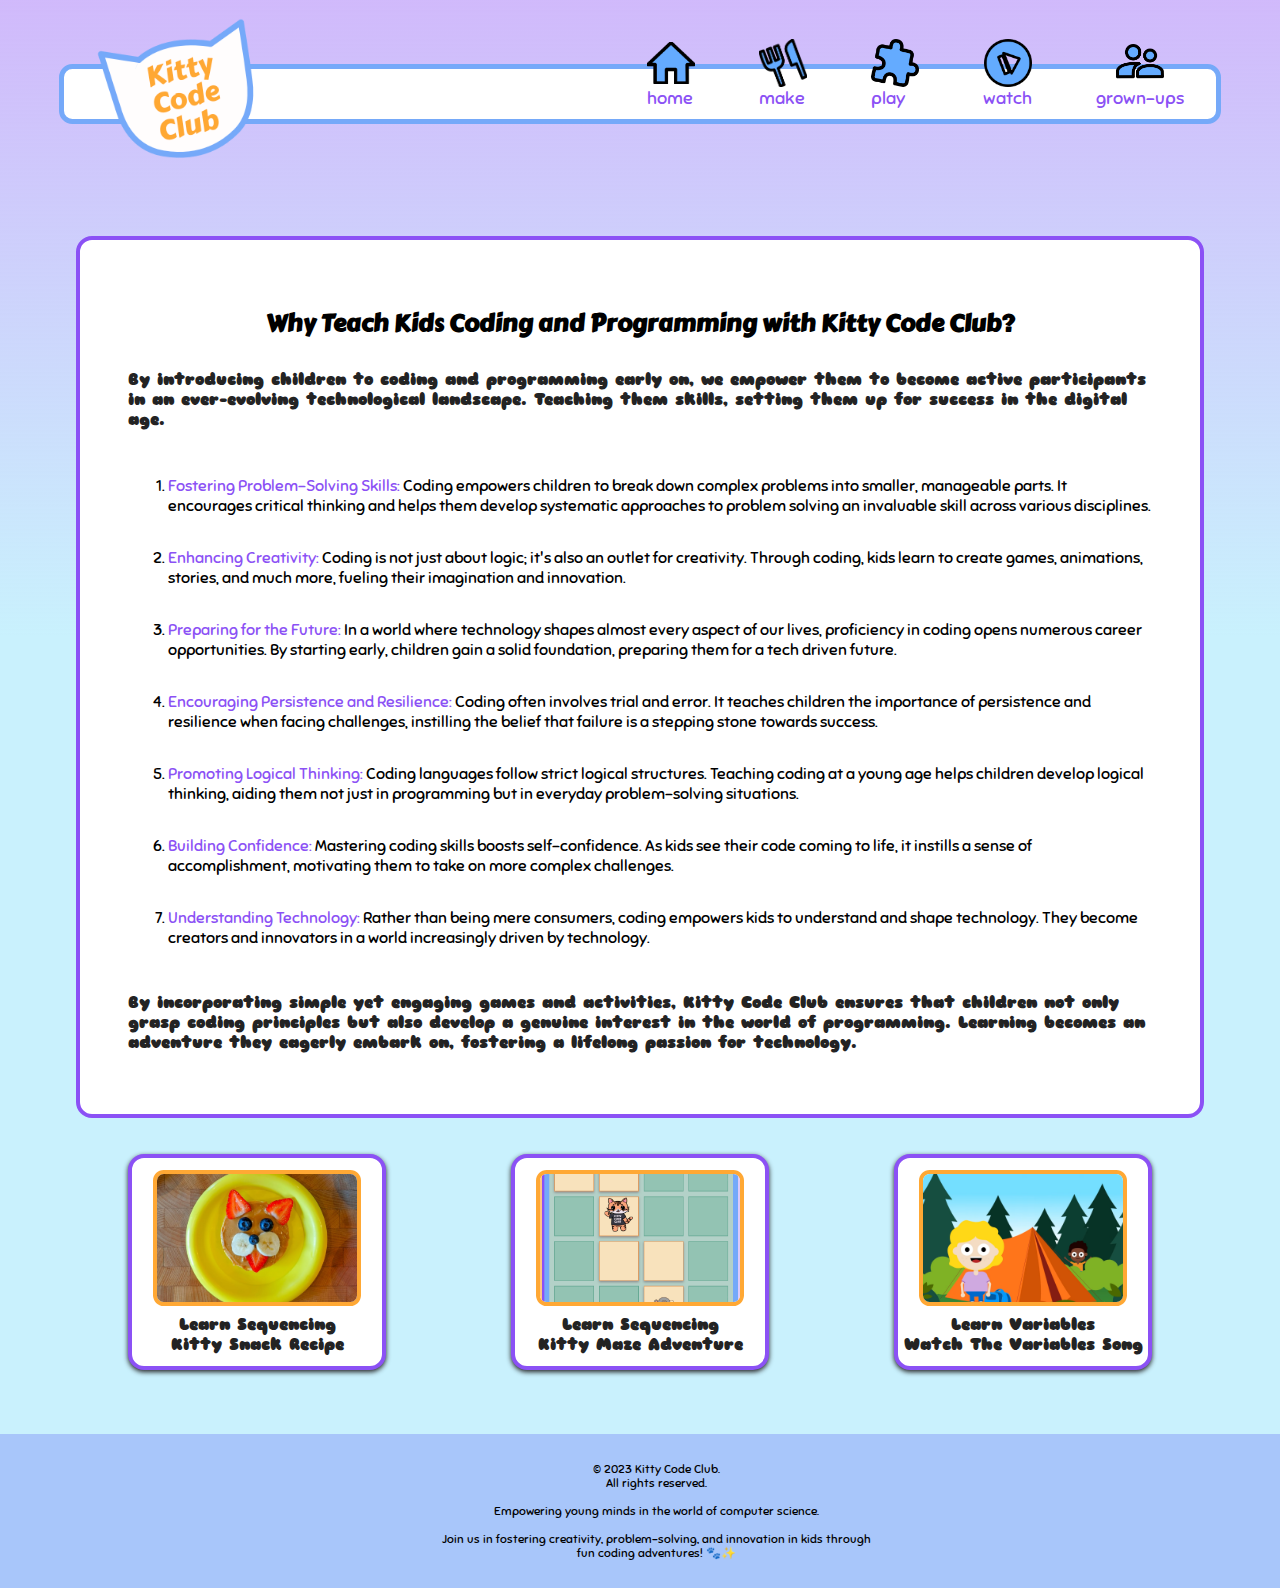
<file: pages/grownups.html>
<!DOCTYPE html>
<html lang="en">
  <head>
    <meta charset="UTF-8" />
    <meta name="viewport" content="width=device-width, initial-scale=1.0" />
    <title>Kitty Code Club</title>

    <!-- Link to Google Fonts -->
    <link rel="preconnect" href="https://fonts.googleapis.com" />
    <link rel="preconnect" href="https://fonts.gstatic.com" crossorigin />
    <link
      href="https://fonts.googleapis.com/css2?family=Carter+One&family=Sniglet&display=swap"
      rel="stylesheet"
    />

    <!-- Link to external CSS stylesheets -->
    <link rel="stylesheet" href="../styles/styles.css" />
    <link rel="stylesheet" href="../styles/grown-ups.css" />
  </head>
  <body>
    <!-- Header section with logo and navigation menu -->
    <header>
      <!-- Logo -->
      <a href="./home.html" class="make-logo">
        <img
          class="logo"
          src="../images/LOGO.png"
          alt="The website logo, An outline silhouette of a cats face with the words 'Kitty Code Club' nested inside"
        />
      </a>
      <!-- Main navigation menu -->
      <nav>
        <ul class="nav-items">
          <li class="split">
            <a href="./home.html"
              ><img class="nav-img" src="../images/nav-images/home.png" />
              home</a
            >
          </li>
          <li class="split">
            <a href="./make.html"
              ><img
                class="nav-img"
                src="../images/nav-images/make.png"
              />make</a
            >
          </li>
          <li class="split">
            <a href="./play.html"
              ><img
                class="nav-img"
                src="../images/nav-images/play.png"
              />play</a
            >
          </li>
          <li class="split">
            <a href="./watch.html"
              ><img
                class="nav-img"
                src="../images/nav-images/watch.png"
              />watch</a
            >
          </li>
          <li>
            <a href="./grownups.html"
              ><img
                class="nav-img"
                src="../images/nav-images/grown-ups.png"
              />grown-ups</a
            >
          </li>
        </ul>
      </nav>
      <!-- Hamburger icon Open Button -->
      <a class="hamburger" href="#side-drawer" aria-label="open navigation menu">
        <span></span>
        <span></span>
        <span></span>
      </a>
    </header>
    <!-- Side drawer for mobile navigation -->
    <aside class="side-drawer" id="side-drawer">
      <nav>
        <header>
          <a href="./home.html">
            <img
              class="logo"
              src="../images/LOGO.png"
              alt="The website logo, An outline silhouette of a cats face with the words 'Kitty Code Club' nested inside"
            />
          </a>
          <!-- Hamburger icon Close Button -->
          <a class="hamburger" href="#" aria-label="close navigation menu">
            <span></span>
            <span></span>
            <span></span>
          </a>
        </header>
        <!-- Navigation items for side drawer -->
        <ul class="side-items">
          <li class="split">
            <a href="./home.html"
              ><img class="side-img" src="../images/nav-images/home.png" />
              home</a
            >
          </li>
          <li class="split">
            <a href="./make.html"
              ><img
                class="side-img"
                src="../images/nav-images/make.png"
              />make</a
            >
          </li>
          <li class="split">
            <a href="./play.html"
              ><img
                class="side-img"
                src="../images/nav-images/play.png"
              />play</a
            >
          </li>
          <li class="split">
            <a href="./watch.html"
              ><img
                class="side-img"
                src="../images/nav-images/watch.png"
              />watch</a
            >
          </li>
          <li>
            <a href="./grownups.html"
              ><img
                class="side-img"
                src="../images/nav-images/grown-ups.png"
              />grown-ups</a
            >
          </li>
          <li class="close-btn"><a href="">close</a></li>
        </ul>
      </nav>
    </aside>
    <!-- Main section with parent information -->
    <main>
      <section class="flex-container parent-info">
        <!-- Title and intro into why kids should learn to code -->
        <h1>Why Teach Kids Coding and Programming with Kitty Code Club?</h1>
        <h2>
          By introducing children to coding and programming early on, we empower
          them to become active participants in an ever-evolving technological
          landscape. Teaching them skills, setting them up for success in the
          digital age.
        </h2>
        <!-- List of benefits of teaching kids coding -->
        <ol class="benefit-list">
          <li>
            <span>Fostering Problem-Solving Skills: </span>Coding empowers
            children to break down complex problems into smaller, manageable
            parts. It encourages critical thinking and helps them develop
            systematic approaches to problem solving an invaluable skill across
            various disciplines.
          </li>
          <li>
            <span>Enhancing Creativity: </span>Coding is not just about logic;
            it's also an outlet for creativity. Through coding, kids learn to
            create games, animations, stories, and much more, fueling their
            imagination and innovation.
          </li>
          <li>
            <span>Preparing for the Future: </span>In a world where technology
            shapes almost every aspect of our lives, proficiency in coding opens
            numerous career opportunities. By starting early, children gain a
            solid foundation, preparing them for a tech driven future.
          </li>
          <li>
            <span>Encouraging Persistence and Resilience: </span>Coding often
            involves trial and error. It teaches children the importance of
            persistence and resilience when facing challenges, instilling the
            belief that failure is a stepping stone towards success.
          </li>
          <li>
            <span>Promoting Logical Thinking: </span>Coding languages follow
            strict logical structures. Teaching coding at a young age helps
            children develop logical thinking, aiding them not just in
            programming but in everyday problem-solving situations.
          </li>
          <li>
            <span>Building Confidence: </span>Mastering coding skills boosts
            self-confidence. As kids see their code coming to life, it instills
            a sense of accomplishment, motivating them to take on more complex
            challenges.
          </li>
          <li>
            <span>Understanding Technology: </span>Rather than being mere
            consumers, coding empowers kids to understand and shape technology.
            They become creators and innovators in a world increasingly driven
            by technology.
          </li>
        </ol>
        <!-- benefits conclusion -->
        <h2>
          By incorporating simple yet engaging games and activities, Kitty Code
          Club ensures that children not only grasp coding principles but also
          develop a genuine interest in the world of programming. Learning
          becomes an adventure they eagerly embark on, fostering a lifelong
          passion for technology.
        </h2>
      </section>
      <!-- Bottom navigation section with links to different pages -->
      <section class="bottom-nav">
        <div class="flex-container links">
          <a href="../pages/make.html">
            <img
              src="../images/kitty-ricecake.jpg"
              alt="A Rice cake decorated with peanut butter, chocolate chips and fruit. The Rice cake snack looks like a cute kitten and is positioned on a pale pink plate."
            />
            <h2 class="link-label">
              Learn Sequencing <br />Kitty Snack Recipe
            </h2>
          </a>
          <a href="../pages/play.html">
            <img
              src="../images/Game-still.png"
              alt="A top-down view of a game. A small white and ginger kitten character is lost in maze like grid."
            />
            <h2 class="link-label">
              Learn Sequencing <br />Kitty Maze Adventure
            </h2>
          </a>
          <a href="../pages/watch.html">
            <img
              src="../images/Video-still.png"
              alt="A still screenshot from a video shows a cartoon girl and boy standing outside a brightly coloured ten
            "
            />
            <h2 class="link-label">
              Learn Variables <br />Watch The Variables Song
            </h2>
          </a>
        </div>
      </section>
    </main>
    <!-- Footer section with copyright information -->
    <footer>
      <p>
        © 2023 Kitty Code Club. <br />
        All rights reserved. <br /><br />
        Empowering young minds in the world of computer science.
        <br /><br />
        Join us in fostering creativity, problem-solving, and innovation in kids
        through <br />fun coding adventures! 🐾✨
      </p>
    </footer>
  </body>
</html>
</file>
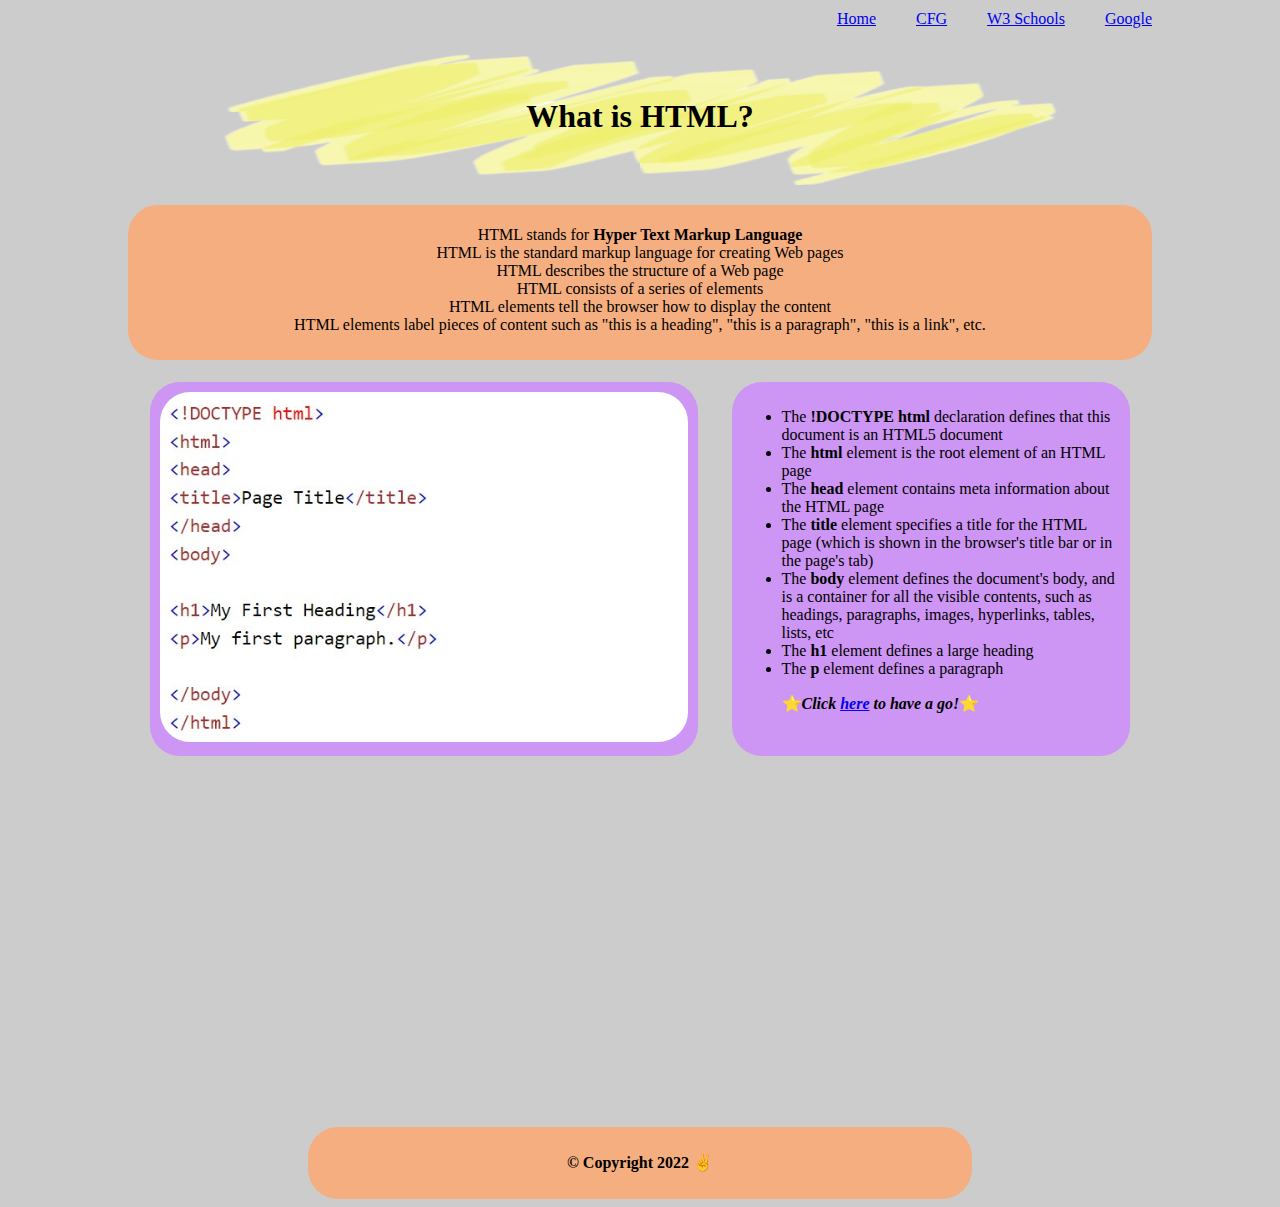
<file: pages/html.html>
<!DOCTYPE html>
<html lang="en">
<head>
    <meta charset="UTF-8">
    <meta http-equiv="X-UA-Compatible" content="IE=edge">
    <meta name="viewport" content="width=device-width, initial-scale=1.0">
    <link rel="stylesheet" href="../css/html.css">
    <title>Learn HTML</title>

    <nav id="top">
        <a href="../index.html">Home</a> 
        <a href="https://codefirstgirls.com/" target="_blank">CFG</a>
        <a href="https://www.w3schools.com/" target="_blank">W3 Schools</a>
        <a href="https://www.google.co.uk/" target="_blank">Google</a>
    </nav>
</head>

<body>
  <main>
    <script type="text/javascript">
      alert("This 'alert' is an example of Javascript. Learn more on the Javascript page or on the W3Schools link :)");
    </script>

    <h1>What is HTML?</h1>
    <div class="info">
    <p>
    HTML stands for <strong>Hyper Text Markup Language</strong><br>
    HTML is the standard markup language for creating Web pages<br>
    HTML describes the structure of a Web page<br>
    HTML consists of a series of elements<br>
    HTML elements tell the browser how to display the content<br>
    HTML elements label pieces of content such as "this is a heading", "this is a paragraph", "this is a link", etc.
    </p>
    </div>
        
    <div class="grid-container">
    <div class="grid-item">
    <img src="../images/html-example.jpg" height="350">
    </div>

    <div class="grid-item">
      <ul>  
        <li>The <strong>!DOCTYPE html</strong> declaration defines that this document is an HTML5 document</li>
        <li>The <strong>html</strong> element is the root element of an HTML page</li>
        <li>The <strong>head</strong> element contains meta information about the HTML page</li>
        <li>The <strong>title</strong> element specifies a title for the HTML page (which is shown in the browser's title bar or in the page's tab)</li>
        <li>The <strong>body</strong> element defines the document's body, and is a container for all the visible contents, such as headings, paragraphs, images, hyperlinks, tables, lists, etc</li>
        <li>The <strong>h1</strong> element defines a large heading</li>
        <li>The <strong>p</strong> element defines a paragraph</li>
        <p>&#11088<em><strong>Click <a href="https://www.w3schools.com/html/tryit.asp?filename=tryhtml_intro" target="_blank">here</a> to have a go!</strong></em>&#11088</p>
        </ul>
    </div>
    </div>


    <div class="video">
    <iframe width="600" height="320" src="https://www.youtube.com/embed/PlxWf493en4" title="HTML Tutorial - How to Make a Super Simple Website" frameborder="0" allow="accelerometer; autoplay; clipboard-write; encrypted-media; gyroscope; picture-in-picture" allowfullscreen></iframe>
    <div>    
  </main>
</body>
<footer>
  <h4>&#169 Copyright 2022 &#x270C</h4>
</footer>
</html>
</file>
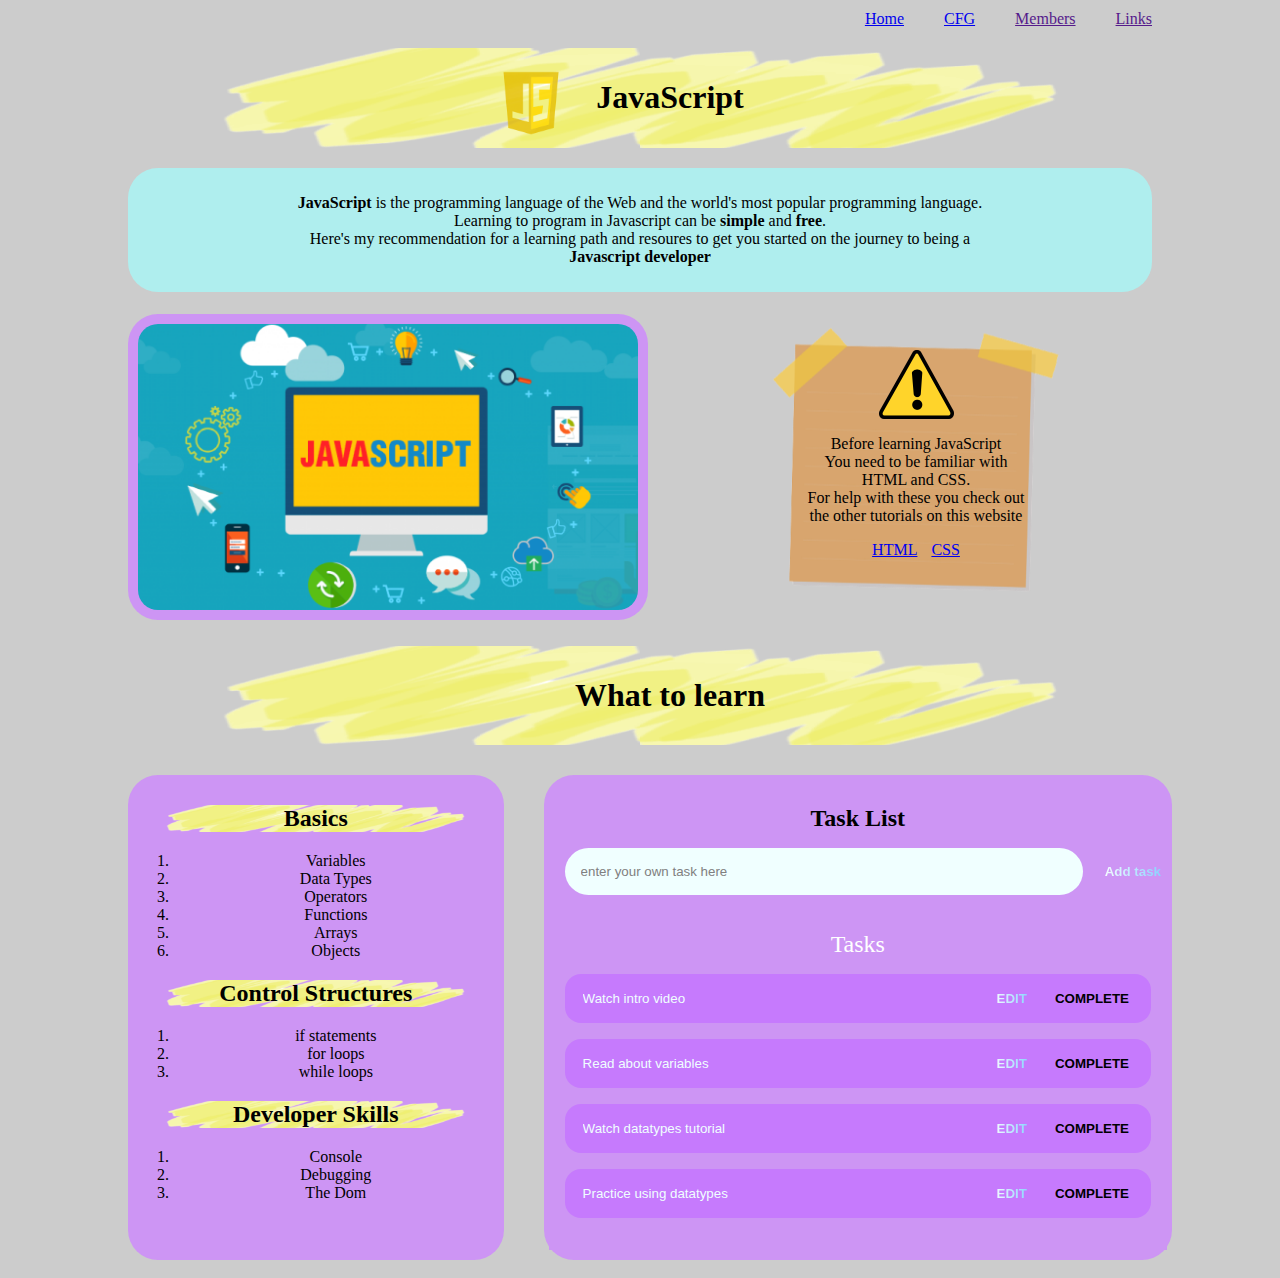
<file: pages/java.html>
<!DOCTYPE html>
<html lang="en">
<head>
    <meta charset="UTF-8">
    <meta http-equiv="X-UA-Compatible" content="IE=edge">
    <meta name="viewport" content="width=device-width, initial-scale=1.0">
    <link rel="stylesheet" href="../css/java.css">
    <script src="../scripts/java.js" defer></script>
    <title>Learn JavaScript</title>
</head>

<body>
    <nav id="top">
        <a href="../index.html">Home</a> 
        <a href="https://codefirstgirls.com/">CFG</a>
        <a href="">Members</a>
        <a href="">Links</a>
    </nav>

    <div class="title">
        <img id="javascript-logo" src="../images/logo-javascript.png" alt="JavaScript logo">
        <h1>JavaScript</h1>
    </div>
    <div class="intro">
        <p>
            <strong>JavaScript</strong> is the programming language 
            of the Web and the world's most popular programming 
            language. 
            <br>
            Learning to program in Javascript can be 
            <strong>simple</strong> and <strong>free</strong>.
            <br>
            Here's my recommendation for a learning path and 
            resoures to get you started on the journey to being a 
            <br>
            <strong>Javascript developer</strong>
        </p>
    </div>
    
    <div class="container">
        <div class="image-left">
            <img id="computer-illustration" 
            src="../images/computer-illustration.jpeg" 
            alt="illustration of a computer running javascript">
        </div>
        <div class="sticky-right">
            <br>
            <img id="alert-icon"
            src="../images/alert-img.png" 
            alt="alert badge icon">
            <p>
                Before learning JavaScript
                <br>
                You need to be familiar with
                <br>
                HTML and CSS.
                <br>
                For help with these you check out
                <br>
                the other tutorials on this website 
            </p>
            <div class="tags">
                <a href="./html.html">HTML</a>
                <a href="./css.html">CSS</a>
            </div>
        </div>
    </div>

    <div class="title">
        <h1>What to learn</h1>
    </div>

    <div class="container2">
        <div class="topics-left">
            <h2>Basics</h2>
            <ol>
                <li>Variables</li>
                <li>Data Types</li>
                <li>Operators</li>
                <li>Functions</li>
                <li>Arrays</li>
                <li>Objects</li>
            </ol>
            <h2>Control Structures</h2>
            <ol>
                <li>if statements</li>
                <li>for loops</li>
                <li>while loops</li>   
            </ol>
            <h2>Developer Skills</h2>
            <ol>
                <li>Console</li>
                <li>Debugging</li>
                <li>The Dom</li>
            </ol>
        </div>
        <div class="topics-right">
            <header>
                <h2>Task List</h2>
                <form id="new-task-form">
                    <input 
                        type="text"
                        id="new-task-input" 
                        placeholder="enter your own task here" 
                    />
                    <input 
                        type="submit"
                        id="new-task-submit"
                        value="Add task"
                    />
                </form>
            </header>
    
            <main>
                <section class="task-list">
                    <h2>Tasks</h2>
    
                    <div id="tasks">
                        <div class="task" id="task1">
                            <div class="content">
                                <input
                                    type="text"
                                    class="text"
                                    id="text1"
                                    value="Watch intro video"
                                    readonly
                                />
                            </div>
                            <div class="actions">
                                <button class="edit" id="edit1">Edit</button>
                                <button class="complete" id="complete1">Complete</button>
                            </div>
                        </div>
                        <div class="task" id="task2">
                            <div class="content">
                                <input 
                                    type="text"
                                    class="text"
                                    id="text2"
                                    value="Read about variables"
                                    readonly
                                />
                            </div>
                            <div class="actions">
                                <button class="edit" id="edit2">Edit</button>
                                <button class="complete" id="complete2">Complete</button>
                            </div>
                        </div>
                        <div class="task" id="task3">
                            <div class="content">
                                <input 
                                    type="text"
                                    class="text"
                                    id="text3"
                                    value="Watch datatypes tutorial"
                                    readonly
                                />
                            </div>
                            <div class="actions">
                                <button class="edit" id="edit3">Edit</button>
                                <button class="complete" id="complete3">Complete</button>
                            </div>
                        </div>
                        <div class="task" id="task4">
                            <div class="content">
                                <input 
                                    type="text"
                                    class="text"
                                    id="text4"
                                    value="Practice using datatypes"
                                    readonly
                                />
                            </div>
                            <div class="actions">
                                <button class="edit" id="edit4">Edit</button>
                                <button class="complete" id="edit4">Complete</button>
                            </div>
                        </div>
                    </div>
                </section>
            </main>
        </div>
        
    </div>
    
</body>
</html>
</file>
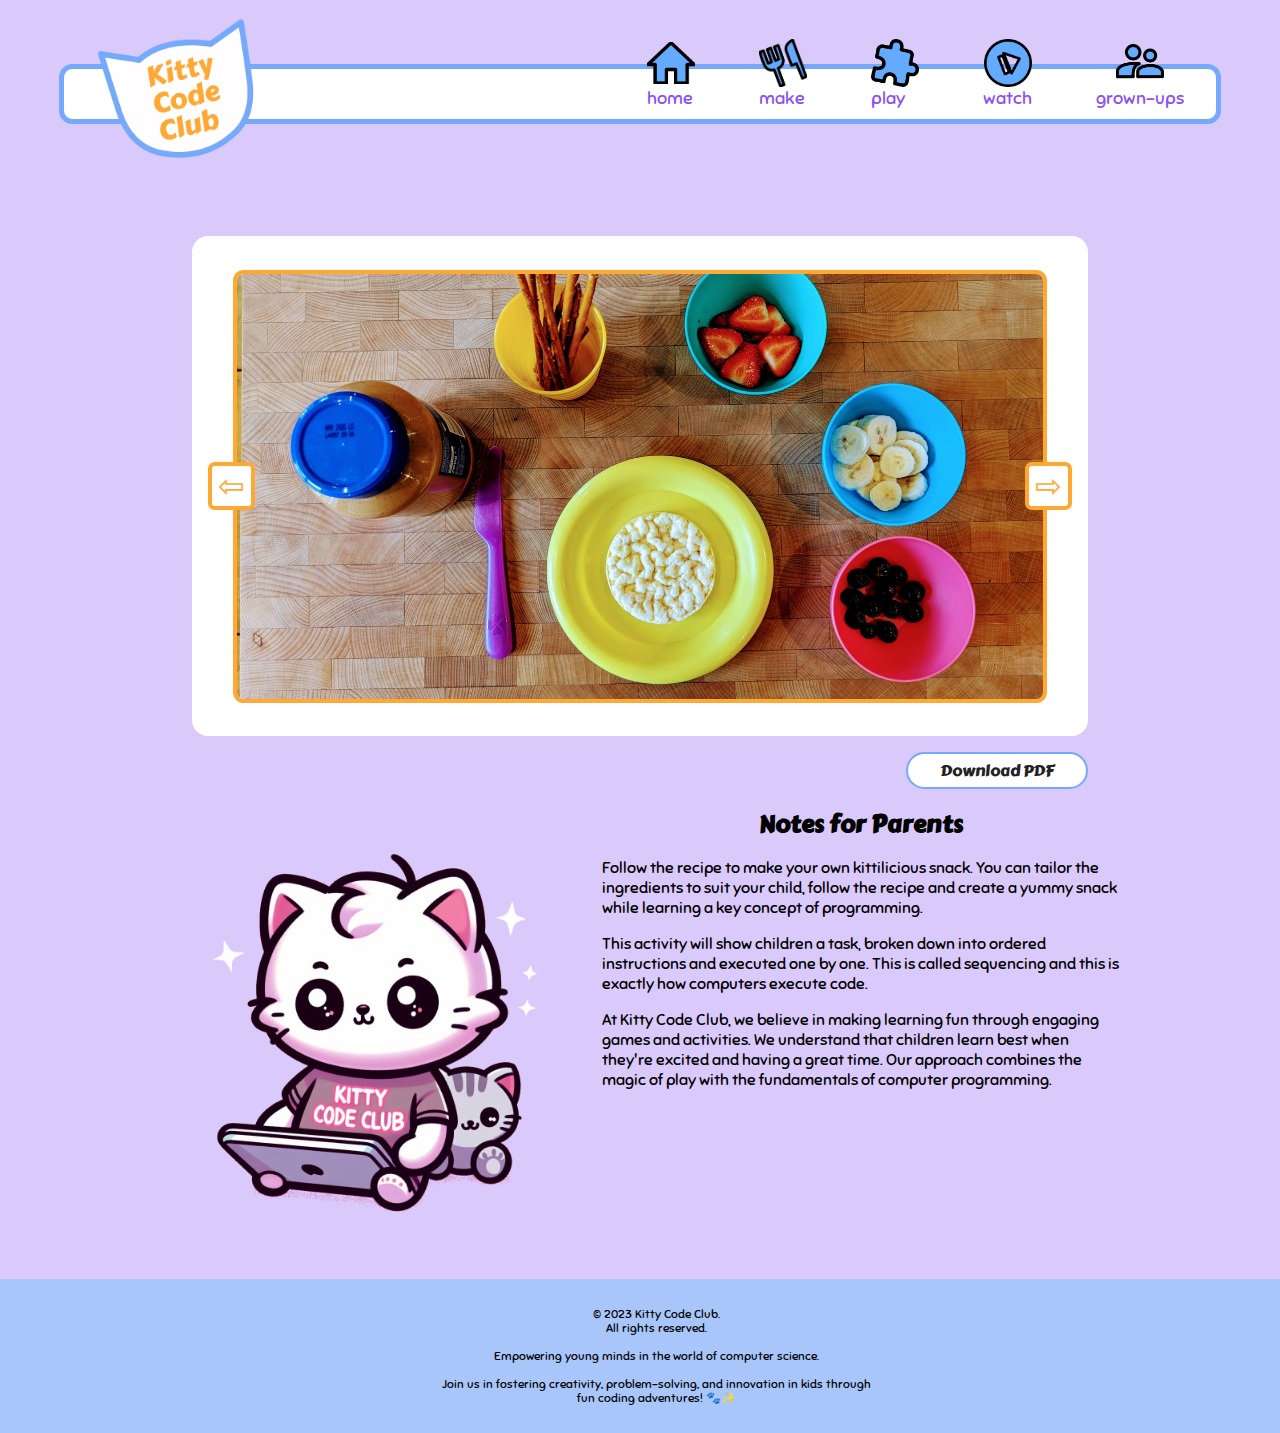
<file: pages/make.html>
<!DOCTYPE html>
<html lang="en">
  <head>
    <meta charset="UTF-8" />
    <meta name="viewport" content="width=device-width, initial-scale=1.0" />
    <title>Kitty Code Club</title>
    <link rel="preconnect" href="https://fonts.googleapis.com" />
    <link rel="preconnect" href="https://fonts.gstatic.com" crossorigin />
    <link
      href="https://fonts.googleapis.com/css2?family=Carter+One&family=Sniglet&display=swap"
      rel="stylesheet"
    />
    <link rel="stylesheet" href="../styles/styles.css" />
    <link rel="stylesheet" href="../styles/make.css" />
    <script src="../scripts/make.js" defer></script>
  </head>
  <body>
    <!-- Header section with logo and navigation menu -->
    <header>
      <!-- Logo -->
      <a href="./home.html" class="make-logo">
        <!-- extra chef hat -->
        <img class="chef-hat" src="../images/Chef-hat.png" alt="" />
        <img
          class="logo"
          src="../images/LOGO.png"
          alt="The website logo, An outline silhouette of a cats face with the words 'Kitty Code Club' nested inside"
        />
      </a>
      <!-- Main navigation menu -->
      <nav>
        <ul class="nav-items">
          <li class="split">
            <a href="./home.html"
              ><img class="nav-img" src="../images/nav-images/home.png" />
              home</a
            >
          </li>
          <li class="split">
            <a href="./make.html"
              ><img
                class="nav-img"
                src="../images/nav-images/make.png"
              />make</a
            >
          </li>
          <li class="split">
            <a href="./play.html"
              ><img
                class="nav-img"
                src="../images/nav-images/play.png"
              />play</a
            >
          </li>
          <li class="split">
            <a href="./watch.html"
              ><img
                class="nav-img"
                src="../images/nav-images/watch.png"
              />watch</a
            >
          </li>
          <li>
            <a href="./grownups.html"
              ><img
                class="nav-img"
                src="../images/nav-images/grown-ups.png"
              />grown-ups</a
            >
          </li>
        </ul>
      </nav>
      <!-- Hamburger icon Open Button -->
      <a class="hamburger" href="#side-drawer" aria-label="open navigation menu">
        <span></span>
        <span></span>
        <span></span>
      </a>
    </header>
    <!-- Side drawer for mobile navigation -->
    <aside class="side-drawer" id="side-drawer">
      <nav>
        <header>
          <a href="./home.html">
            <img
              class="logo"
              src="../images/LOGO.png"
              alt="The website logo, An outline silhouette of a cats face with the words 'Kitty Code Club' nested inside"
            />
          </a>
          <!-- Hamburger icon Close Button -->
          <a class="hamburger" href="#" aria-label="close navigation menu">
            <span></span>
            <span></span>
            <span></span>
          </a>
        </header>
        <!-- Navigation items for side drawer -->
        <ul class="side-items">
          <li class="split">
            <a href="./home.html"
              ><img class="side-img" src="../images/nav-images/home.png" />
              home</a
            >
          </li>
          <li class="split">
            <a href="./make.html"
              ><img
                class="side-img"
                src="../images/nav-images/make.png"
              />make</a
            >
          </li>
          <li class="split">
            <a href="./play.html"
              ><img
                class="side-img"
                src="../images/nav-images/play.png"
              />play</a
            >
          </li>
          <li class="split">
            <a href="./watch.html"
              ><img
                class="side-img"
                src="../images/nav-images/watch.png"
              />watch</a
            >
          </li>
          <li>
            <a href="./grownups.html"
              ><img
                class="side-img"
                src="../images/nav-images/grown-ups.png"
              />grown-ups</a
            >
          </li>
          <li class="close-btn"><a href="">close</a></li>
        </ul>
      </nav>
    </aside>
    <!-- Main section -->
    <main>
      <!-- Section containing the image carousel -->
      <section aria-label="Recipe Instructions" class="carousel-container">
        <div class="carousel" data-carousel>
          <!-- carousel buttons -->
          <button class="carousel-button prev" data-carousel-button="prev">
            &#8678;
          </button>
          <button class="carousel-button next" data-carousel-button="next">
            &#8680;
          </button>
          <!-- carousel images -->
          <ul data-slides>
            <li class="slide" data-active>
              <img src="../images/Carousel-images/Ricecake1.jpeg" alt="" />
            </li>
            <li class="slide">
              <img src="../images/Carousel-images/Ricecake2.jpeg" alt="" />
            </li>
            <li class="slide">
              <img src="../images/Carousel-images/Ricecake3.jpeg" alt="" />
            </li>
            <li class="slide">
              <img src="../images/Carousel-images/Ricecake4.jpeg" alt="" />
            </li>
            <li class="slide">
              <img src="../images/Carousel-images/Ricecake5.jpeg" alt="" />
            </li>
            <li class="slide">
              <img src="../images/Carousel-images/Ricecake6.jpeg" alt="" />
            </li>
          </ul>
        </div>
        <!-- Download PDF Button -->
        <a class="pdf-btn" href="../images/Recipe-PDF-download.pdf"
          >Download PDF</a
        >
      </section>
      <!-- Lower section with parent information -->
      <section class="flex-container lower-section">
        <!-- Cat image -->
        <img
          class="parents-notes-companion-img"
          onclick="audio.play();"
          src="../images/Laptop-cat.png"
          alt=""
        />
        <!-- Parent information -->
        <div class="parents-notes">
          <h1>Notes for Parents</h1>
          <p>
            Follow the recipe to make your own kittilicious snack. You can
            tailor the ingredients to suit your child, follow the recipe and
            create a yummy snack while learning a key concept of programming.
          </p>
          <p>
            This activity will show children a task, broken down into ordered
            instructions and executed one by one. This is called sequencing and
            this is exactly how computers execute code.
          </p>
          <p>
            At Kitty Code Club, we believe in making learning fun through
            engaging games and activities. We understand that children learn
            best when they're excited and having a great time. Our approach
            combines the magic of play with the fundamentals of computer
            programming.
          </p>
        </div>
      </section>
    </main>
    <!-- Footer section with copyright information -->
    <footer>
      <p>
        © 2023 Kitty Code Club. <br />
        All rights reserved. <br /><br />
        Empowering young minds in the world of computer science.
        <br /><br />
        Join us in fostering creativity, problem-solving, and innovation in kids
        through <br />fun coding adventures! 🐾✨
      </p>
    </footer>
  </body>
</html>
</file>
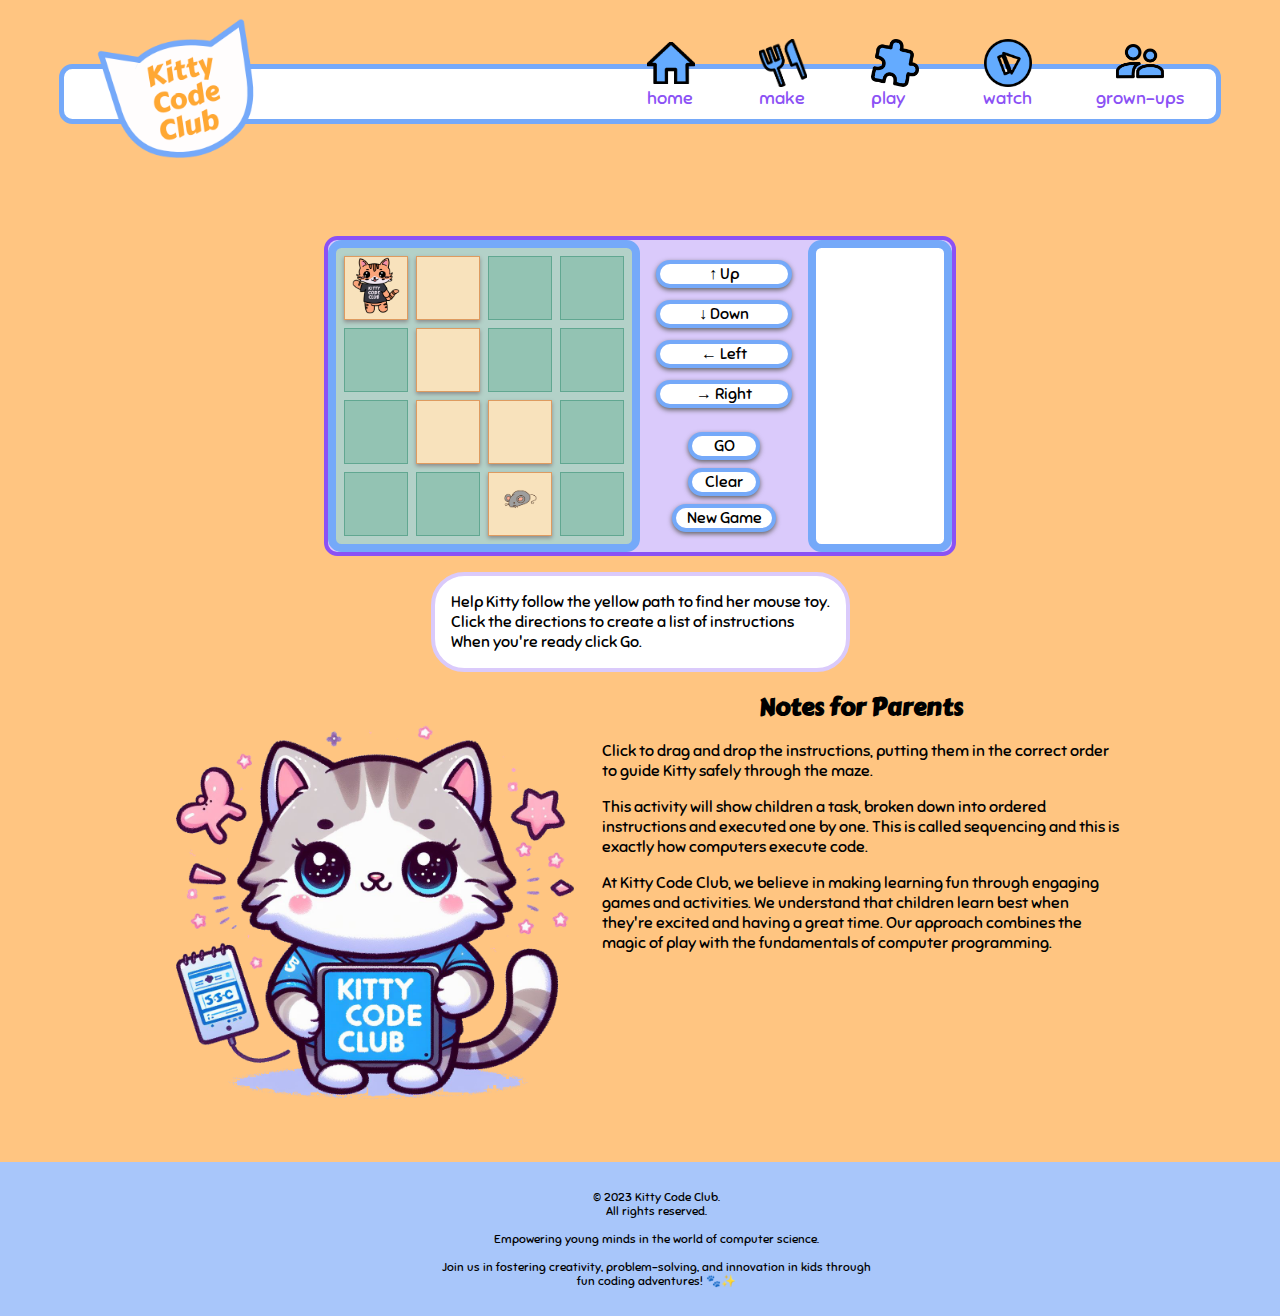
<file: pages/play.html>
<!DOCTYPE html>
<html lang="en">
  <head>
    <meta charset="UTF-8" />
    <meta name="viewport" content="width=device-width, initial-scale=1.0" />
    <title>Kitty Code Club</title>
    <link rel="preconnect" href="https://fonts.googleapis.com" />
    <link rel="preconnect" href="https://fonts.gstatic.com" crossorigin />
    <link
      href="https://fonts.googleapis.com/css2?family=Carter+One&family=Sniglet&display=swap"
      rel="stylesheet"
    />
    <link rel="stylesheet" href="../styles/styles.css" />
    <link rel="stylesheet" href="../styles/play.css" />
    <script src="../scripts/play.js" defer></script>
  </head>
  <body onload="startGame()">
    <!-- Header section with logo and navigation menu -->
    <header>
      <!-- Logo -->
      <a href="./home.html" class="make-logo">
        <img
          class="logo"
          src="../images/LOGO.png"
          alt="The website logo, An outline silhouette of a cats face with the words 'Kitty Code Club' nested inside"
        />
      </a>
      <!-- Main navigation menu -->
      <nav>
        <ul class="nav-items">
          <li class="split">
            <a href="./home.html"
              ><img class="nav-img" src="../images/nav-images/home.png" />
              home</a
            >
          </li>
          <li class="split">
            <a href="./make.html"
              ><img
                class="nav-img"
                src="../images/nav-images/make.png"
              />make</a
            >
          </li>
          <li class="split">
            <a href="./play.html"
              ><img
                class="nav-img"
                src="../images/nav-images/play.png"
              />play</a
            >
          </li>
          <li class="split">
            <a href="./watch.html"
              ><img
                class="nav-img"
                src="../images/nav-images/watch.png"
              />watch</a
            >
          </li>
          <li>
            <a href="./grownups.html"
              ><img
                class="nav-img"
                src="../images/nav-images/grown-ups.png"
              />grown-ups</a
            >
          </li>
        </ul>
      </nav>
      <!-- Hamburger icon Open Button -->
      <a class="hamburger" href="#side-drawer" aria-label="open navigation menu">
        <span></span>
        <span></span>
        <span></span>
      </a>
    </header>
    <!-- Side drawer for mobile navigation -->
    <aside class="side-drawer" id="side-drawer">
      <nav>
        <header>
          <a href="./home.html">
            <img
              class="logo"
              src="../images/LOGO.png"
              alt="The website logo, An outline silhouette of a cats face with the words 'Kitty Code Club' nested inside"
            />
          </a>
          <!-- Hamburger icon Close Button -->
          <a class="hamburger" href="#" aria-label="close navigation menu">
            <span></span>
            <span></span>
            <span></span>
          </a>
        </header>
        <!-- Navigation items for side drawer -->
        <ul class="side-items">
          <li class="split">
            <a href="./home.html"
              ><img class="side-img" src="../images/nav-images/home.png" />
              home</a
            >
          </li>
          <li class="split">
            <a href="./make.html"
              ><img
                class="side-img"
                src="../images/nav-images/make.png"
              />make</a
            >
          </li>
          <li class="split">
            <a href="./play.html"
              ><img
                class="side-img"
                src="../images/nav-images/play.png"
              />play</a
            >
          </li>
          <li class="split">
            <a href="./watch.html"
              ><img
                class="side-img"
                src="../images/nav-images/watch.png"
              />watch</a
            >
          </li>
          <li>
            <a href="./grownups.html"
              ><img
                class="side-img"
                src="../images/nav-images/grown-ups.png"
              />grown-ups</a
            >
          </li>
          <li class="close-btn"><a href="">close</a></li>
        </ul>
      </nav>
    </aside>
    <!-- Main section -->
    <main>
      <!-- Top section with the game -->
      <section>
        <!-- Main gaim container div -->
        <div id="game-container">
          <!-- game board where javascript creates the grid -->
          <div id="game-board" class="game-board"></div>
          <!-- Section containing game buttons and control display list -->
          <div id="instruction-container">
            <!-- Section with buttons for user to select directions -->
            <div id="control-container">
              <!-- Control Buttons -->
              <ul>
                <li class="btn controlBtn" id="upBtn" onclick="moveUp()">
                  ↑ Up
                </li>
                <li class="btn controlBtn" id="downBtn" onclick="moveDown()">
                  ↓ Down
                </li>
                <li class="btn controlBtn" id="leftBtn" onclick="moveLeft()">
                  ← Left
                </li>
                <li class="btn controlBtn" id="rightBtn" onclick="moveRight()">
                  → Right
                </li>
                <li class="btn goBtn" id="goBtn" onclick="moveCharacter()">
                  GO
                </li>
                <li class="btn clearBtn" id="clearBtn" onclick="clearBtn()">
                  Clear
                </li>
                <li class="btn newBtn" id="newBtn" onclick="startGame()">
                  New Game
                </li>
              </ul>
            </div>
            <!-- Section where selected instruction will be displayed -->
            <div id="control-display">
              <!-- Empty control list populated by Javascript-->
              <ul id="control-display-list"></ul>
            </div>
          </div>
        </div>
        <!-- Instructions on how to play the game -->
        <p class="game-instructions">
          Help Kitty follow the yellow path to find her mouse toy. <br />
          Click the directions to create a list of instructions <br />
          When you're ready click Go.
        </p>
      </section>
      <!-- Lower section with parent information -->
      <section class="flex-container lower-section">
        <!-- Cat Image -->
        <img
          class="parents-notes-companion-img"
          onclick="audio.play();"
          src="../images/Tablet-cat.png"
          alt=""
        />
        <!-- parent information -->
        <div class="parents-notes">
          <h1>Notes for Parents</h1>
          <p>
            Click to drag and drop the instructions, putting them in the correct
            order to guide Kitty safely through the maze.
          </p>
          <p>
            This activity will show children a task, broken down into ordered
            instructions and executed one by one. This is called sequencing and
            this is exactly how computers execute code.
          </p>
          <p>
            At Kitty Code Club, we believe in making learning fun through
            engaging games and activities. We understand that children learn
            best when they're excited and having a great time. Our approach
            combines the magic of play with the fundamentals of computer
            programming.
          </p>
        </div>
      </section>
    </main>
    <!-- Footer section with copyright information -->
    <footer>
      <p>
        © 2023 Kitty Code Club. <br />
        All rights reserved. <br /><br />
        Empowering young minds in the world of computer science.
        <br /><br />
        Join us in fostering creativity, problem-solving, and innovation in kids
        through <br />fun coding adventures! 🐾✨
      </p>
    </footer>
  </body>
</html>
</file>
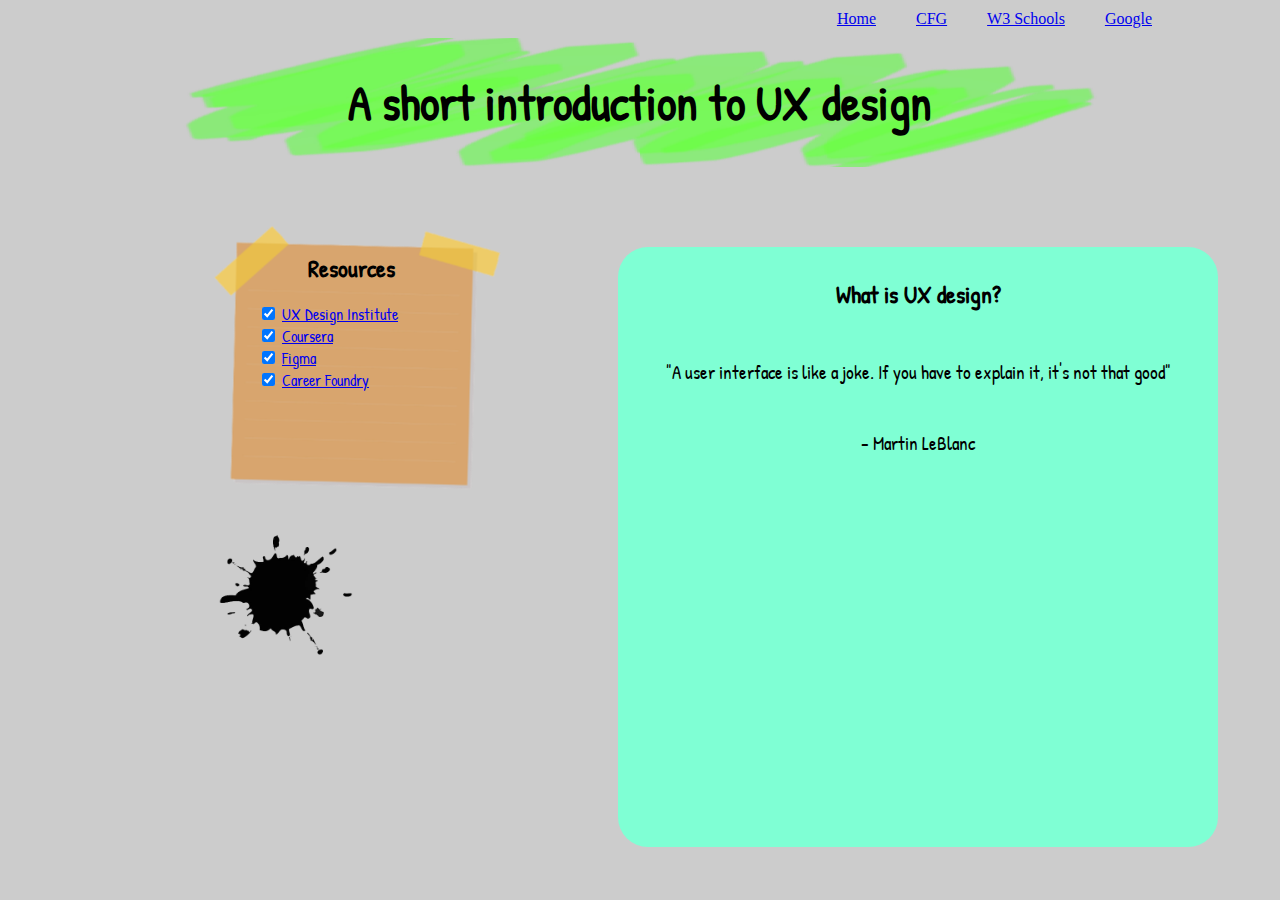
<file: pages/ux.html>
<!DOCTYPE html>
<html lang="en">
<head>
    <meta charset="UTF-8">
    <meta http-equiv="X-UA-Compatible" content="IE=edge">
    <meta name="viewport" content="width=device-width, initial-scale=1.0">
    <link rel="stylesheet" href="../css/ux.css">
    <style>
        @import url('https://fonts.googleapis.com/css2?family=Patrick+Hand&display=swap');
        </style> 
    <title>Learn UX Design</title>
</head>

<body>
  <nav id="top">
    <a href="../index.html">Home</a> 
    <a href="https://codefirstgirls.com/" target="_blank">CFG</a>
    <a href="https://www.w3schools.com/" target="_blank">W3 Schools</a>
    <a href="https://www.google.co.uk/" target="_blank">Google</a>
  </nav>


<div class="title">
    <h1>A short introduction to UX design</h1>
</div>
   
<div class="background"></div>

<div class="postit">
    <h2>Resources</h2>
    <div class="list">
    <ul>
        <li>
         <input type="checkbox" id="resource1" name="resourcce1"
             checked>
      <label for="scales"><a href="https://www.uxdesigninstitute.com/">UX Design Institute</a>
        </label>
        </li>
        <li>  
      <input type="checkbox" id="resource2" name="resourcce2"
             checked>
      <label for="scales">
        <a href="https://www.coursera.org/professional-certificates/google-ux-design?utm_source=gg&utm_medium=sem&utm_campaign=15-GoogleUXDesign-ROW&utm_content=B2C&campaignid=12566638067&adgroupid=119528847037&device=c&keyword=coursera%20ux%20design&matchtype=b&network=g&devicemodel=&adpostion=&creativeid=507197228301&hide_mobile_promo&gclid=Cj0KCQjwmouZBhDSARIsALYcouo8bMqsjqAnNkz4-g3fFjIqsqtl7gHUTxp2iAgJ5mqhC_jMlFHxVF4aAlMgEALw_wcB">Coursera</a></label>
        </li>
        <li>
      <input type="checkbox" id="resource3" name="resourcce3"
             checked>
      <label for="scales">
        <a href="https://www.figma.com/">Figma</a></label>
        </li>
        <li>
      <input type="checkbox" id="resource4" name="resourcce4"
             checked>
      <label for="scales">
        <a href="https://careerfoundry.com/">Career Foundry</a></label>
      </li>
      </ul>
      <img src="..//images/Ink Blot.png">
</div>

<div class="sheet">
  <h3>What is UX design?</h3>
    <p>"A user interface is like a joke. If you have to explain it, it's not that good"</p>
    <p>- Martin LeBlanc</p>
    <p><iframe width="560" height="315" src="https://www.youtube.com/embed/3zICP8XADfs" title="YouTube video player" frameborder="0" allow="accelerometer; autoplay; clipboard-write; encrypted-media; gyroscope; picture-in-picture" allowfullscreen></iframe></p>
    
</div>

</body>

</html>
</file>
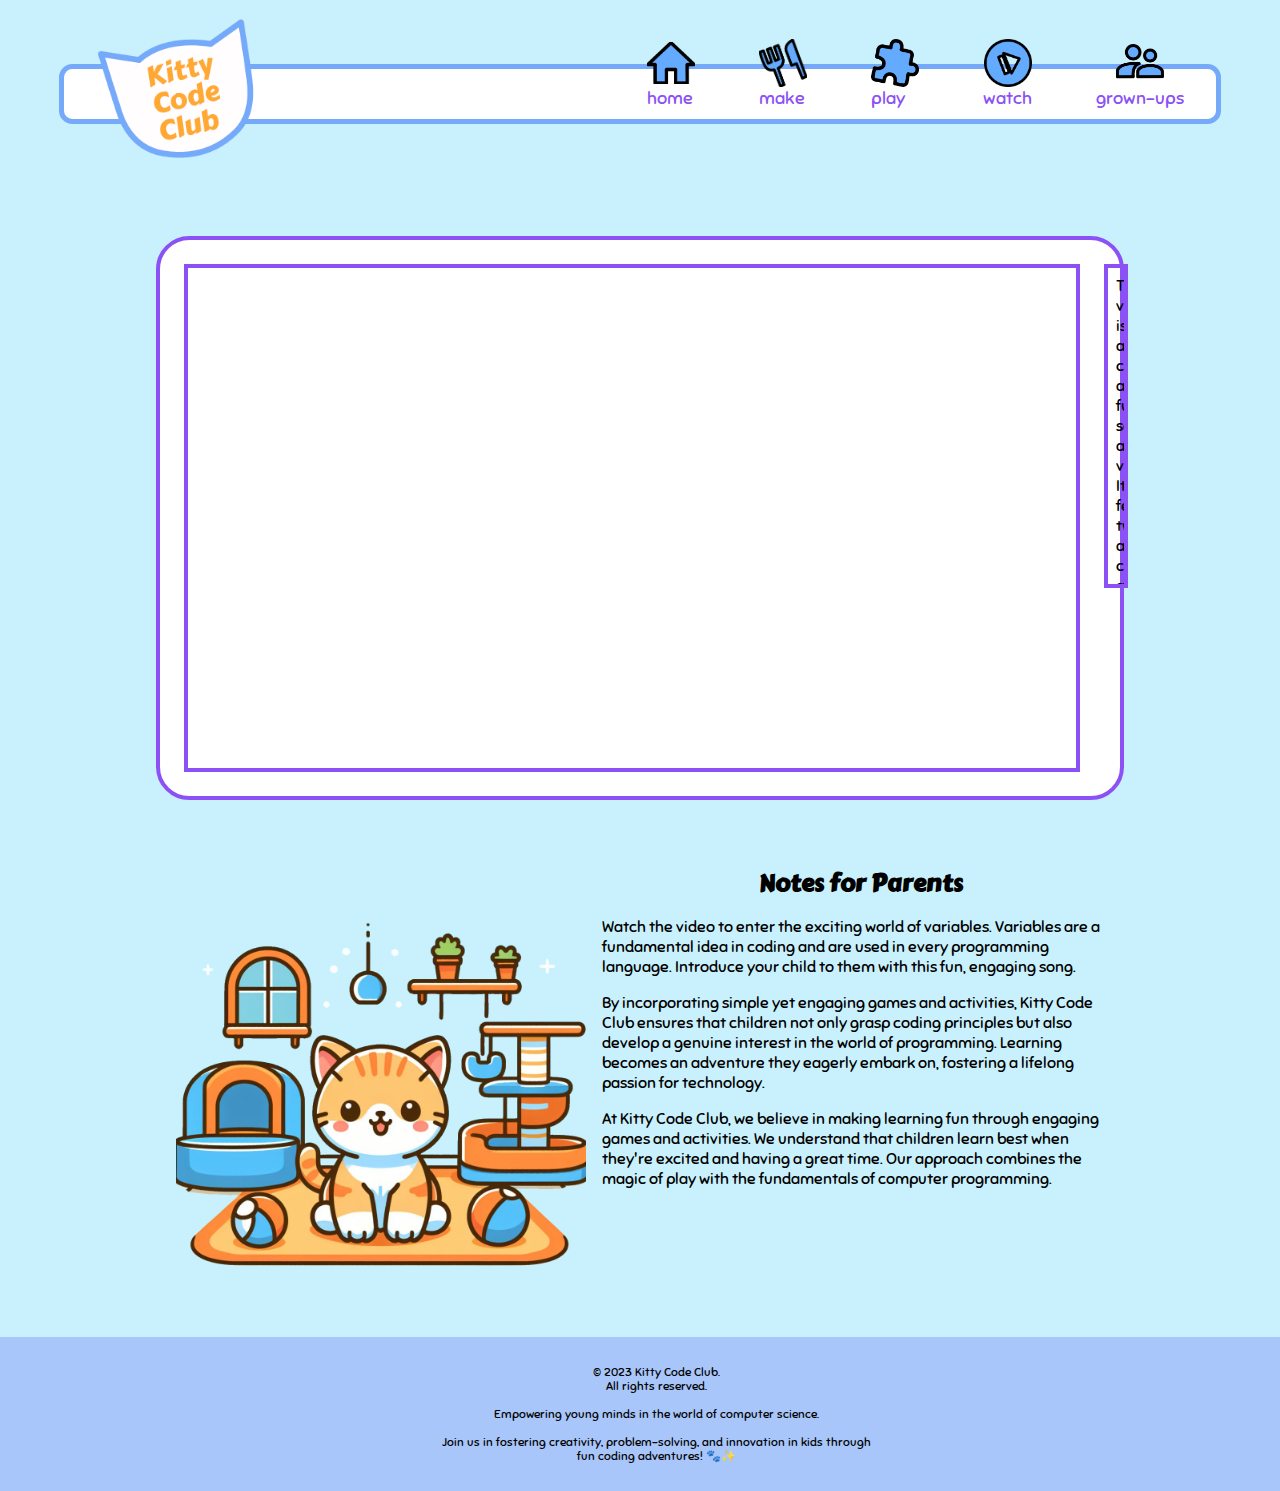
<file: pages/watch.html>
<!DOCTYPE html>
<html lang="en">
  <head>
    <meta charset="UTF-8" />
    <meta name="viewport" content="width=device-width, initial-scale=1.0" />
    <title>Kitty Code Club</title>
    <link rel="preconnect" href="https://fonts.googleapis.com" />
    <link rel="preconnect" href="https://fonts.gstatic.com" crossorigin />
    <link
      href="https://fonts.googleapis.com/css2?family=Carter+One&family=Sniglet&display=swap"
      rel="stylesheet"
    />
    <link rel="stylesheet" href="../styles/styles.css" />
    <link rel="stylesheet" href="../styles/watch.css" />
    <script src="../scripts/watch.js" defer></script>
  </head>
  <body>
    <!-- Header section with logo and navigation menu -->
    <header>
      <!-- Logo -->
      <a href="./home.html" class="make-logo">
        <img
          class="logo"
          src="../images/LOGO.png"
          alt="The website logo, An outline silhouette of a cats face with the words 'Kitty Code Club' nested inside"
        />
      </a>
      <!-- Main navigation menu -->
      <nav>
        <ul class="nav-items">
          <li class="split">
            <a href="./home.html"
              ><img class="nav-img" src="../images/nav-images/home.png" />
              home</a
            >
          </li>
          <li class="split">
            <a href="./make.html"
              ><img
                class="nav-img"
                src="../images/nav-images/make.png"
              />make</a
            >
          </li>
          <li class="split">
            <a href="./play.html"
              ><img
                class="nav-img"
                src="../images/nav-images/play.png"
              />play</a
            >
          </li>
          <li class="split">
            <a href="./watch.html"
              ><img
                class="nav-img"
                src="../images/nav-images/watch.png"
              />watch</a
            >
          </li>
          <li>
            <a href="./grownups.html"
              ><img
                class="nav-img"
                src="../images/nav-images/grown-ups.png"
              />grown-ups</a
            >
          </li>
        </ul>
      </nav>
      <!-- Hamburger icon Open Button -->
      <a class="hamburger" href="#side-drawer" aria-label="open navigation menu">
        <span></span>
        <span></span>
        <span></span>
      </a>
    </header>
    <!-- Side drawer for mobile navigation -->
    <aside class="side-drawer" id="side-drawer">
      <nav>
        <header>
          <a href="./home.html">
            <img
              class="logo"
              src="../images/LOGO.png"
              alt="The website logo, An outline silhouette of a cats face with the words 'Kitty Code Club' nested inside"
            />
          </a>
          <!-- Hamburger icon Close Button -->
          <a class="hamburger" href="#" aria-label="close navigation menu">
            <span></span>
            <span></span>
            <span></span>
          </a>
        </header>
        <!-- Navigation items for side drawer -->
        <ul class="side-items">
          <li class="split">
            <a href="./home.html"
              ><img class="side-img" src="../images/nav-images/home.png" />
              home</a
            >
          </li>
          <li class="split">
            <a href="./make.html"
              ><img
                class="side-img"
                src="../images/nav-images/make.png"
              />make</a
            >
          </li>
          <li class="split">
            <a href="./play.html"
              ><img
                class="side-img"
                src="../images/nav-images/play.png"
              />play</a
            >
          </li>
          <li class="split">
            <a href="./watch.html"
              ><img
                class="side-img"
                src="../images/nav-images/watch.png"
              />watch</a
            >
          </li>
          <li>
            <a href="./grownups.html"
              ><img
                class="side-img"
                src="../images/nav-images/grown-ups.png"
              />grown-ups</a
            >
          </li>
          <li class="close-btn"><a href="">close</a></li>
        </ul>
      </nav>
    </aside>
    <!-- Main section -->
    <main>
      <!-- Top section with the video and description-->
      <section>
        <!-- Video -->
        <div class="sequence-video">
          <iframe
            class="youtube-video"
            src="https://www.youtube.com/embed/62Y0GN1DmmA?si=AQl57igD_UVoMvyE"
            title="YouTube video player"
            allow="accelerometer; autoplay; clipboard-write; encrypted-media; gyroscope; picture-in-picture; web-share"
            referrerpolicy="strict-origin-when-cross-origin"
            allowfullscreen
          ></iframe>
          <!-- Video Description -->
          <p class="video-description">
            The video is a cheerful and fun song about variables. It features
            two animated characters, a girl and a boy, who sing about what
            variables are and how they work. They explain that variables are
            like containers that can hold different things, such as numbers or
            words. The song shows examples of how you can change what's inside
            the variable, making it easy to understand. The colorful animation
            and catchy tune help make learning about variables fun and simple.
          </p>
        </div>
      </section>
      <!-- Lower section with parent information -->
      <section class="flex-container lower-section">
        <a href=""> </a>
        <!-- Cat image -->
        <img
          class="parents-notes-companion-img kitten-meow"
          onclick="audio.play();"
          src="../images/Cat-in-a-play-room.png"
          alt=""
        />
        <!-- Parent information -->
        <div class="parents-notes">
          <h1>Notes for Parents</h1>
          <p>
            Watch the video to enter the exciting world of variables. Variables
            are a fundamental idea in coding and are used in every programming
            language. Introduce your child to them with this fun, engaging song.
          </p>
          <p>
            By incorporating simple yet engaging games and activities, Kitty
            Code Club ensures that children not only grasp coding principles but
            also develop a genuine interest in the world of programming.
            Learning becomes an adventure they eagerly embark on, fostering a
            lifelong passion for technology.
          </p>
          <p>
            At Kitty Code Club, we believe in making learning fun through
            engaging games and activities. We understand that children learn
            best when they're excited and having a great time. Our approach
            combines the magic of play with the fundamentals of computer
            programming.
          </p>
        </div>
      </section>
    </main>
    <!-- Footer section with copyright information -->
    <footer>
      <p>
        © 2023 Kitty Code Club. <br />
        All rights reserved. <br /><br />
        Empowering young minds in the world of computer science.
        <br /><br />
        Join us in fostering creativity, problem-solving, and innovation in kids
        through <br />fun coding adventures! 🐾✨
      </p>
    </footer>
  </body>
</html>
</file>
<file: styles/styles.css>
/* ==========================================================================
   General Styles
   ========================================================================== */

/* Disable hover effects on touch devices */
html.touch *:hover {
  all: unset !important;
}

/* Base styles for the body */
body {
  margin: 0 auto;
  background-color: #c9f1fd;
  font-family: "Sniglet", sans-serif;
  min-height: 100vh;
  max-width: 1425px;
  height: fit-content;
  display: flex;
  flex-direction: column;
}

/* ==========================================================================
   Headings
   ========================================================================== */

/* Styles for h1 headings */
h1 {
  font-family: "Carter One", sans-serif;
  font-size: 1.5rem;
  text-align: center;
}

h2 {
  font-size: 1rem;
  color: #232323;
}

/* ==========================================================================
   Lists
   ========================================================================== */

/* Remove default padding and margin from unordered lists */
ul {
  padding: 0;
  margin: 0;
}

/* ==========================================================================
   Labels
   ========================================================================== */

/* Styles for form labels */
label {
  font-family: "Carter One", sans-serif;
  font-size: 1.5rem;
  color: #232323;
}

/* ==========================================================================
   
Header

   ========================================================================== */

/* Styles for the header */
header {
  display: flex;
  justify-content: space-between;
  align-items: center;
  background-color: white;
  border: 4pt solid #75a9f9;
  border-radius: 10pt;
  margin: 4rem auto;
  width: 90%;
  height: 50px;
}

/* ==========================================================================
   Anchor Tags
   ========================================================================== */

/* Base styles for anchor tags */
a {
  text-decoration: none;
  color: #8b51f5;
}

/* ==========================================================================
   Logo
   ========================================================================== */

/* Styles for the logo within the header */
.logo {
  margin: 0 20%;
  width: 10rem;
}

/* ==========================================================================
   Navigation
   ========================================================================== */

/* Styles for the navigation container */
header nav {
  display: flex;
  padding: 0;
  margin: 0;
  /* border: 5px solid red; */
}

/* Styles for the hamburger menu icon, hidden by default */
.hamburger {
  display: none;
}

/* Styles for images within the navigation */
.nav-img {
  margin: auto;
  width: 3rem;
  height: 3rem;
  object-fit: contain;
}

/* Styles for navigation items */
.nav-items {
  margin: auto;
  list-style: none;
  display: flex;
  font-size: 1.1rem;
  padding: 0;
}

/* Styles for anchor tags within navigation items */
.nav-items li a {
  margin: -2.5rem 0.5rem 0.5rem;
  padding: 1rem 1.5rem 0.5rem 1.5rem;
  display: flex;
  flex-direction: column;
}

/* Hover effect for anchor tags within navigation items */
.nav-items li a:hover {
  background-color: #8b51f5;
  color: white;
  cursor: pointer;
  border-radius: 5pt;
  text-decoration: underline;
}

/* ==========================================================================
   Side Drawer
   ========================================================================== */

/* Styles for the side drawer, hidden by default */
#side-drawer {
  display: none;
  width: 100%;
  background-color: #3d8af7;
  position: absolute;
  z-index: 4;
  top: 0;
  right: 0;
}

/* Show the side drawer when targeted (when hamburger menu clicked)*/
#side-drawer:target {
  display: block;
}

/* Flex direction for side drawer content */
.side-drawer {
  flex-direction: column;
}

/* Styles for navigation within the side drawer */
.side-drawer nav {
  width: 100%;
  height: 100%;
}

/* Styles for side drawer items */
.side-items {
  list-style: none;
  height: 100%;
}

/* Styles for anchor tags within side drawer items */
.side-items a {
  margin: 1rem auto;
  display: flex;
  justify-content: space-around;
  align-items: center;
  background-color: white;
  color: #232323;
  font-family: "Carter One", sans-serif;
  font-size: 2rem;
  width: 70%;
  padding: 0rem 2rem;
  border: 6pt solid #75a9f9;
  border-radius: 35pt;
}

/* Styles for images within the side drawer */
.side-img {
  height: 4rem;
  object-fit: contain;
  padding: 0.5rem;
}

/* Styles for the close button within the side drawer */
.close-btn {
  width: 50%;
  margin: 2rem auto;
}

/* Styles for anchor tags within the close button */
.close-btn a {
  padding: 0.5rem;
}

/* ==========================================================================
   Footer
   ========================================================================== */

/* Styles for the footer */
footer {
  background: #a8c6fa;
  width: 100%;
  margin: auto 0 0 0;
  padding: 1rem;
  text-align: center;
}

/* Styles for paragraphs within the footer */
footer p {
  font-size: 0.75rem;
}

/* ==========================================================================
   Paragraphs
   ========================================================================== */

/* Base styles for paragraphs */
p {
  font-size: 1rem;
}

/* ==========================================================================
   Flex Containers
   ========================================================================== */

/* Flex container styles with spacing */
.flex-container {
  /* border: 2pt solid blue; */
  display: flex;
  margin: auto;
  justify-content: space-between;
}

/* ==========================================================================
   Lower Section (parents notes and images)
   ========================================================================== */

/* Styles for the lower section */
.lower-section {
  width: 80%;
  margin-bottom: 3rem;
  /* border: 2pt solid red; */
}

/* Styles for companion images in the parent's notes section */
.parents-notes-companion-img {
  width: 40%;
  height: auto;
  object-fit: contain;
  /* border: 2pt solid red; */
  margin: 2rem 1rem 0 3rem;
}

/* Styles for the parent's notes section */
.parents-notes {
  /* border: 2pt solid red; */
  margin: 0 2rem 0 0;
}

/* ==========================================================================
   Media Queries for Responsive Design
   ========================================================================== */

/* Styles for screens with a maximum width of 950px */
@media (max-width: 950px) {
  /* Increase border radius for the header  (nav bar) */
  header {
    border-radius: 35pt;
  }

  /* Hide navigation within the header */
  header nav {
    display: none;
  }

  /* Display hamburger menu icon */
  .hamburger {
    width: 2.75rem;
    height: 2rem;
    display: flex;
    flex-direction: column;
    justify-content: space-around;
    margin: 0 2rem;
  }

  /* Styles for spans within the hamburger menu (the hamburger icon)*/
  .hamburger span {
    width: 100%;
    height: 3px;
    background-color: #8b51f5;
    border: 1pt solid #8b51f5;
    border-radius: 18pt;
  }

  /* Hide companion images in the parent's notes section */
  .parents-notes-companion-img {
    display: none;
  }

  .parents-notes {
    text-align: left;
    margin: 0 0 3rem 0;
  }

  .parents-notes h1 {
    font-family: "Sniglet", sans-serif;
    text-align: left;
  }

  .parents-notes p {
    width: 100%;
  }

  /* Hide the footer */
  footer {
    display: none;
  }
}
</file>
<file: styles/grown-ups.css>
/* ==========================================================================
   Body Styles
   ========================================================================== */

/* Background gradient for the body */
body {
  background: linear-gradient(
    rgba(139, 81, 245, 0.4),
    rgba(201, 241, 253, 1) 40%
  );
}

/* ==========================================================================
   Flex Container
   ========================================================================== */

/* Flex container for centring content */
.flex-container {
  /* border: 2pt solid blue; */
  display: flex;
  margin: auto;
}

/* ==========================================================================
   Parent Information Section
   ========================================================================== */

/* Container for parent information with styling */
.parent-info {
  flex-direction: column;
  width: 80%;
  border: #8b51f5 solid 3pt;
  background-color: white;
  padding: 3rem;
  border-radius: 12pt;
  margin-top: 3rem;
  margin-bottom: 2rem;
}

/* ==========================================================================
   Benefit List
   ========================================================================== */

/* Styling for the benefit list container */
.benefit-list {
  margin: 0rem auto;
}

/* List items within the benefit list */
.benefit-list li {
  font-size: 1rem;
  margin: 2rem 0;
}

/* Colour for span elements */
span {
  color: #8b51f5;
}

/* ==========================================================================
   Links Section
   ========================================================================== */

/* Flex container for links with space between and centred */
.links {
  flex-direction: row;
  justify-content: space-between;
  width: 80%;
  margin: auto;
}

/* Styles for anchor tags within the links section */
.links a {
  text-align: center;
  margin: 0.25rem 0 4rem 0;
  padding: 0;
  width: 30%;
  height: 13rem;
  background-color: white;
  border-radius: 12pt;
  max-width: 250px;
  border: 3pt solid #8b51f5;
  box-shadow: 0 0.125rem 4pt #232323;
}

/* Hover effect for anchor tags within the links section */
.links a:hover {
  border: #ffa834 solid 3pt;
  box-shadow: 0 0.25rem 4pt #232323;
}

/* Margin for the link labels */
.link-label {
  margin: 0.25rem;
}

/* Images in the links section */
.links img {
  width: 85%;
  height: 8rem;
  border: 3pt solid #ffa834;
  max-width: 200px;
  border-radius: 8pt;
  margin: 0.75rem 0 0;
  object-fit: cover;
}

/* ==========================================================================
   Media Queries for Responsive Design
   ========================================================================== */

/* Styles for screens with a maximum width of 768px */
@media (max-width: 768px) {
  /* Change background colour for smaller screens */
  body {
    background: #c9f1fd;
  }

  .flex-container {
    width: 80%;
  }

  .parent-info {
    margin: 0 auto;
    width: 75%;
    padding: 1rem;
  }

  /* Hide bottom navigation for mobile */
  .bottom-nav {
    display: none;
  }

  footer {
    display: block;
    width: auto;
    margin: 1rem 0 0 0;
  }

  /* Smaller font size and centred text for footer paragraphs */
  footer p {
    font-size: 0.75rem;
    text-align: center;
  }

  .benefit-list {
    margin: 0rem;
    padding: 0 1rem;
  }

  .benefit-list li {
    margin: 0.5rem 0;
  }
}
</file>
<file: css/html.css>
#top {
  display: flex;
  justify-content: right;
  margin: 10px 100px 10px 100px ;
  font-family:Franklin
  Gothic Medium;
}

#top > * {
  padding: 0 20px 0 20px;
}

body  {
    background-image: url("https://img.freepik.com/premium-photo/white-lined-sheet-notepad-crumpled-paper-background_35652-234.jpg?w=826");
    background-color: #cccccc;
    background-repeat: no-repeat;
    background-attachment: fixed;
    background-size: cover;
    position: relative;
  }

  h1 {
    text-align: center;
    padding: 50px 30px 50px 30px;
    background-image: url(..//images/Highlighter\ Pen\ yellow.png);
    background-position: center;
    background-size:85%;
    background-repeat: no-repeat;
    border-radius: 30px;
    font-family: Georgia; 
    margin: 20px 120px 20px 120px;
    justify-content: space-between;
}

.info {
    text-align: center;
    padding: 5px 5px 10px 5px;
    background-color: rgb(245, 174, 127);
    border-radius: 30px;
    font-family: Garamond, serif;
    margin: 20px 120px 20px 120px;
}

.grid-container {
    display: grid;
    grid-template-columns: 1fr 1fr;
    grid-gap: 30px;
    margin: 20px 140px 20px 140px; 
  }

.grid-item {
    color: black;
    text-align: left;
    margin: 2px;
    padding: 10px;
    background-color: rgb(205, 149, 244);
    border-radius: 30px;
  }

img {
    border-radius: 30px;
  }

.video {
    text-align: center;
    padding-top: 20px;
}

footer {
  text-align: center;
  padding: 5px 5px 5px 5px;
  background-color: rgb(245, 174, 127);
  border-radius: 30px;
  font-family: Garamond, serif;
  margin: 5px 300px 5px 300px;
}
</file>
<file: css/java.css>
body  {
    background-image: url("https://img.freepik.com/premium-photo/white-lined-sheet-notepad-crumpled-paper-background_35652-234.jpg?w=826");
    background-color: #cccccc;
    background-repeat: repeat-y;
    background-size: 100%;
    position: relative;
  }

#top {
    display: flex;
    justify-content: right;
    margin: 10px 100px 10px 100px ;
    font-family:Franklin
    Gothic Medium;
}

#top > * {
    padding: 0 20px 0 20px;
}

#javascript-logo {
    width: 90px;
    
}

.title {
    text-align: center;
    padding: 10px 30px 10px 30px;
    background-image: url(..//images/Highlighter\ Pen\ yellow.png);
    background-position: center;
    background-size:85%;
    background-repeat: no-repeat;
    border-radius: 30px;
    font-family: Georgia; 
    margin: 20px 120px 20px 120px;
    justify-content: space-between;
}
.title > h1 {
    transform: translateX(30px);
}
.title > img {
    position: absolute;
    transform: translateX(-80px);
}

.title > * {
    display: inline-block;
}

.intro {
    text-align: center;
    padding: 10px 5px 10px 5px;
    background-color: paleturquoise;
    border-radius: 30px;
    font-family: Garamond, serif;
    margin: 20px 120px 20px 120px;
}

.container {
    display: grid;
    grid-template-columns: 1fr 1fr;
    grid-gap: 20px;
}

#computer-illustration {
    width: 500px;
    border-radius: 30px;
    text-align: left;
    margin: 2px;
    padding: 10px;
    background-color: rgb(205, 149, 244);
    border-radius: 30px;
    margin-left: 120px;
}

.sticky-left {
    text-align: center;
    margin: 10px;
    padding: 10px 5px 10px 5px;
    background-color: rgb(205, 149, 244);
    border-radius: 30px;
    font-family: Garamond, serif;
    margin-left: 120px;
}

.sticky-right {
    display: flex;
    flex-direction: column;
    text-align: center;
    margin: 10px;
    padding: 10px 5px 10px 5px;
    background-image: url(..//images/Post\ It\ Note.png);
    background-position: center;
    background-size: auto;
    background-repeat: no-repeat;
    font-family: Garamond, serif;
    margin-right: 120px;
}

#alert-icon {
    align-self: center;
    width: 75px;
}

.container2 {
    display: grid;
    grid-template-columns: 40% 60%;
    grid-gap: 20px;
}

.topics-left {
    text-align: center;
    margin: 10px;
    padding: 10px 5px 10px 5px;
    background-color: rgb(205, 149, 244);
    border-radius: 30px;
    font-family: Garamond, serif;
    margin-left: 120px;
}

.topics-left h2 {
    background-image: url(..//images/Highlighter\ Pen\ yellow.png);
    background-position: center;
    background-size:85%;
    background-repeat: no-repeat;
}

.topics-right {
    text-align: center;
    margin: 10px;
    padding: 10px 5px 10px 5px;
    background-color: rgb(205, 149, 244);
    border-radius: 30px;
    font-family: Garamond, serif;
    margin-right: 120px;
}

.task-list {
    display: flex;
    flex-direction: column;
    background: rgb(205, 149, 244);
    color: black;
}

.tags > * {
    padding: 0 5px;
}

header {

    max-width: 800px;
    width: 100%;
    margin: 0 auto;
}

header h2 {
    margin-bottom: 1rem;
}

#new-task-form {
    display: flex;
}


input, button {
    appearance: none;
    border: none;
    outline: none;
    background: none;
}

#new-task-input {
    flex: 1 1 0%;
    background-color: azure;
    padding: 1rem;
    border-radius: 3rem;
    margin-right: 1rem;
    margin-left: 1rem;
}

#new-task-input::placeholder {
    color: grey;
}

#new-task-submit {
    background-color: rgb(198, 122, 253);
    font-weight: 700;
    background-image: linear-gradient(to right, white, rgb(125, 207, 254));
    -webkit-background-clip: text;
    -webkit-text-fill-color: transparent;
    cursor: pointer;
    transition: 0.4s;
}

#new-task-submit:hover {
    opacity: 0.8;
}

#new-task-submit:active {
    opacity: 0.6;
}

main {
    flex: 1 1 0%;
    max-width: 800px;
    width: 100%;
    margin: 0 auto;
}

.task-list {
    padding: 1rem;
}

.task-list h2 {
    font-weight: 300;
    color: white;
    margin-bottom: 1rem;
}

#tasks .task {
    display: flex;
    justify-content: space-between;
    background-color: rgb(198, 122, 253);
    padding: 1rem;
    border-radius: 1rem;
    margin-bottom: 1rem;
}

#tasks .task .content {
    flex: 1 1 0%;
    colour: azure
}

#tasks .task .content .text {
    color: azure;
    width: 100%;
    display: block;
    transition: 0.4s;
}

#tasks .task .content .text:not(:read-only) {
    color: rgb(205, 149, 244);
}


#tasks .task .actions {
    display: flex;
    margin: 0 -0.5rem;
}

.task .actions button {
    cursor: pointer;
    margin: 0 0.5rem;
    font-weight: 700;
    text-transform: uppercase;
    transition: 0.4s;
}

.task .actions button:hover {
    opacity: 0.8;
}

#new-task-submit:active {
    opacity: 0.6;
}

.task .actions .edit {
    background-image: linear-gradient(to right, white, rgb(125, 207, 254));
    -webkit-background-clip: text;
    -webkit-text-fill-color: transparent;
}

.task .actions .delete {
    color: rgb(49, 97, 179);
}
</file>
<file: styles/make.css>
/* ==========================================================================
   General Styles
   ========================================================================== */

/* Background colour for the body */
body {
  background-color: #dacafb;
}

/* Remove default list styles from unordered lists */
ul {
  list-style: none;
}

/* ==========================================================================
   Carousel
   ========================================================================== */

/* Styles for the carousel container */
.carousel {
  margin: 3rem auto 1rem auto;
  width: 70%;
  height: 60vh;
  min-height: 300px;
  max-height: 500px;
  position: relative;
}

/* Styles for each slide in the carousel */
.slide {
  position: absolute;
  inset: 0;
  opacity: 0;
  background: white;
  border-radius: 12pt;
  transition: 200ms opacity ease-in-out;
  transition-delay: 200ms;
}

/* Styles for images within each slide */
.slide img {
  display: block;
  width: 90%;
  height: 85%;
  object-fit: cover;
  object-position: center;
  border: 3pt solid #ffa834;
  border-radius: 8pt;
  margin: 3.8% auto;
}

/* Active slide in the carousel (image currently displayed)*/
.slide[data-active] {
  opacity: 1;
  transition-delay: 0ms;
}

/* ==========================================================================
   Carousel Buttons
   ========================================================================== */

/* Styles for the carousel buttons */
.carousel-button {
  position: absolute;
  z-index: 2;
  background: white;
  border: 3pt solid #ffa834;
  color: #ffa834;
  border-radius: 5pt;
  font-size: 2rem;
  top: 50%;
  transform: translateY(-50%);
}

/* Hover effect for the carousel buttons */
.carousel-button:hover {
  box-shadow: 0 0rem 4pt #232323;
  border-color: #8b51f5;
}

/* Positioning for the previous button 1 rem from left*/
.carousel-button.prev {
  left: 1rem;
}

/* Positioning for the next button 1 rem from right*/
.carousel-button.next {
  right: 1rem;
}

/* ==========================================================================
   PDF Button
   ========================================================================== */

/* Styles for the PDF button */
.pdf-btn {
  color: #232323;
  font-family: "Carter One", sans-serif;
  background-color: white;
  border: 2pt solid #75a9f9;
  padding: 0.25rem 2rem;
  border-radius: 25pt;
  float: right;
  margin-right: 15%;
}

/* ==========================================================================
   Chef Hat
   ========================================================================== */

/* Styles for the chef hat icon, hidden by default */
.chef-hat {
  display: none;
  width: 50px;
  z-index: 2;
  left: 10rem;
  top: 0%;
  transform: rotate(-20deg);
  position: absolute;
}

/* Display the chef hat icon when hovering over .make-logo */
.make-logo:hover .chef-hat {
  display: block;
}

/* ==========================================================================
   Media Queries for Responsive Design
   ========================================================================== */

/* Styles for screens with a maximum width of 950px */
@media (max-width: 950px) {
  /* Do not display the chef hat when logo hovered */
  .make-logo:hover .chef-hat {
    display: none;
  }
}

/* Styles for screens with a maximum width of 768px */
@media (max-width: 768px) {
  .carousel {
    margin: 1rem auto;
    width: 90vw;
    height: 30vh;
    position: relative;
  }

  .pdf-btn {
    margin-top: -0.5rem;
    margin-right: 10%;
  }

  /* Nullify the hover effect for carousel buttons on smaller screens */
  .carousel-button:hover {
    box-shadow: 0 0 0 0;
    border-color: #ffa834;
  }
}
</file>
<file: styles/play.css>
/* ==========================================================================
   General Styles
   ========================================================================== */

/* Background colour for the body */
body {
  background-color: #ffc581;
}
/* ==========================================================================
   
Game 
   
   ========================================================================== */
/* ==========================================================================
   Game Container
   ========================================================================== */

/* Centre the game container and style its border and background */
#game-container {
  text-align: center;
  margin: 3rem auto 1rem;
  display: flex;
  border: solid 3pt #8b51f5;
  border-radius: 10pt;
  width: fit-content;
  height: fit-content;
  background-color: #dacafb;
}

/* ==========================================================================
   Instruction Container
   ========================================================================== */

/* Display the instruction container as a flexbox */
#instruction-container {
  display: flex;
}

/* ==========================================================================
   Game Board
   ========================================================================== */

/* Styles for the game board grid */
.game-board {
  display: grid;
  grid-template-columns: repeat(4, 4rem);
  grid-template-rows: repeat(4, 4rem);
  gap: 0.5rem;
  padding: 0.5rem;
  border: solid 6pt #75a9f9;
  border-radius: 10pt;
  width: fit-content;
  height: fit-content;
  margin: auto;
  background-color: rgb(179, 209, 200);
}

/* ==========================================================================
   Win and Lose Messages
   ========================================================================== */

/* Styles for the win message */
.win {
  display: flex;
  font-size: 3rem;
  align-items: center;
  justify-content: center;
  width: 17.5rem;
  height: 17.5rem;
  margin: auto;
  text-align: center;
  color: blue;
  animation: winMessage 1s ease-in normal;
}
/* Keyframes for the win message animation */
@keyframes winMessage {
  0% {
    font-size: 1rem;
  }
  100% {
    font-size: 3rem;
  }
}

/* Styles for the lose message */
.lose {
  display: flex;
  font-size: 3rem;
  align-items: center;
  justify-content: center;
  width: 17.5rem;
  height: 17.5rem;
  margin: auto;
  text-align: center;
  color: blue;
}

/* ==========================================================================
   Game Tiles
   ========================================================================== */

/* Styles for the game tiles */
.tile {
  background-color: rgb(147, 195, 179);
  border: 1px solid rgb(97, 167, 145);
}

/* Styles for the path tiles */
.path {
  background-color: rgb(248, 226, 188);
  border: 1px solid rgb(222, 155, 96);
  box-shadow: 0 0.125rem 3pt #8c8b8b;
}

/* ==========================================================================
   Icons
   ========================================================================== */

/* Styles for the target icon */
.target {
  width: 3rem;
}

/* Styles for the cat icon */
.icon {
  width: 3rem;
  margin: auto;
  /* opacity: 0; */
}

/* Make player icon visible */
.player .icon {
  opacity: 1;
}

/* Hide the target when player icon is visible on same tile */
.player .target {
  opacity: 0;
}

/* ==========================================================================
   Control Container
   ========================================================================== */

/* Remove default list styles from control container */
#control-container ul {
  list-style: none;
  padding: 0.5rem 1rem;
  margin: 0 auto;
}

/* Control container adjusts to content height */
#control-container {
  height: fit-content;
}

/* ==========================================================================
   Buttons
   ========================================================================== */

/* General styles for buttons */
.btn {
  border: solid 3pt #75a9f9;
  background-color: white;
  border-radius: 25pt;
  box-shadow: 0 0.125rem 4pt #646363;
}

/* Change cursor on button hover */
.btn:hover {
  cursor: pointer;
}

/* Styles for control buttons */
.controlBtn {
  width: 8rem;
  margin: 0.75rem auto;
}

/* Change cursor on control button hover */
.controlBtn:hover {
  cursor: pointer;
}

/* Styles for go button */
.goBtn {
  width: 4rem;
  margin: 1.5rem auto 0.5rem auto;
}

/* Styles for clear button */
.clearBtn {
  width: 4rem;
  margin: 0.5rem auto;
}

/* Styles for new game button */
.newBtn {
  width: 6rem;
  margin: 0.5rem auto 0 auto;
}

/* ==========================================================================
   Control Display
   ========================================================================== */

/* Styles for control display container */
#control-display {
  width: 8rem;
  height: 18.5rem;
  border: solid 6pt #75a9f9;
  border-radius: 10pt;
  margin: 0 auto;
  background-color: white;
  justify-content: center;
  align-content: center;
}

/* Remove default list styles from control display list */
#control-display-list {
  list-style: none;
}

/* Styles for control icons */
.controlIcon {
  font-weight: 900;
  font-size: 1.25rem;
  width: 4rem;
  border: solid 3pt #232323;
  color: #232323;
  border-radius: 25pt;
  margin: 1rem auto;
  background-color: #ffc581;
}

/* ==========================================================================
   Game Instructions
   ========================================================================== */

/* Styles for the game instructions container */
.game-instructions {
  margin: auto;
  width: fit-content;
  max-width: 70%;
  background-color: white;
  font-size: 1rem;
  padding: 1rem;
  border-radius: 25pt;
  border: solid 3pt #dacafb;
}

/* ==========================================================================
   Media Queries for Responsive Design
   ========================================================================== */

/* Styles for screens with a maximum width of 768px */
@media (max-width: 768px) {
  /* Change game view for smaller screens */
  #game-container {
    margin-top: 1rem;
    flex-direction: column;
  }

  .btn {
    padding: 0.25rem;
    font-size: 1.25rem;
  }

  .controlIcon {
    padding: 0.25rem;
    font-size: 1.25rem;
  }

  #control-display {
    margin: auto;
    height: 22rem;
  }
}
</file>
<file: css/ux.css>
body  {
    background-image: url("https://img.freepik.com/premium-photo/white-lined-sheet-notepad-crumpled-paper-background_35652-234.jpg?w=826");
    background-color: #cccccc;
    background-repeat: no-repeat;
    background-attachment: fixed;
    background-size: cover;
    position:relative;
  }

#top {
    display: flex;
    justify-content: right;
    margin: 10px 100px 10px 100px ;
    font-family:Franklin
    Gothic Medium;
}

#top > * {
    padding: 0 20px 0 20px;
}

.title {
    min-height: fit-content;
    display:flex;
    align-items: center;
    justify-content: center;
    font-family: 'Patrick Hand', cursive;
    font-size: x-large;
    text-align: center;
    background-image: url(..//images/Highlighter\ Pen.png);
    background-position: center;
    background-size:auto;
    background-repeat: no-repeat;
    
}

.postit {
    position: relative;
    margin-left: 200px;
    margin-top: 50px;
    height:300px;
    width:300px;
    display: flex;
    flex-direction: column;
    flex-wrap: wrap;
    align-items:center;
    align-content: stretch;
    justify-content: center;
    font-family: 'Patrick Hand', cursive;
    text-align: center;
    background-image: url(..//images/Post\ It\ Note.png);
    background-size: cover;
    background-position: center;
    background-size:auto;
    background-repeat: no-repeat;

}

.postit h2 {
    font-size: x-large;
    position: absolute;
    top: 15px;
    left: 100px;
}

.postit ul {
    list-style: none;
    position: absolute;
    top: 70px;
    left: 10px;
    text-align: left;

}

.postit img {
    position: absolute;
    top:300px;
    left:0px;
    height: 150px;
    width:150px;
}

.sheet {
    margin-left: 400px;
    margin-top: 30px;
    margin-bottom: auto;
    height: 600px;
    width:600px;
    display: flex;
    flex-direction: column;
    flex-wrap: wrap;
    align-items:center;
    align-content: stretch;
    justify-content: space-evenly;
    font-family: 'Patrick Hand', cursive;
    text-align: center;
    background-color: aquamarine;
    position: absolute;
    top: 0px;
    left: 10px;
    border-radius: 30px;


}

.sheet h3{
    font-size: x-large;
}

.sheet p{
    font-size: larger;
}
</file>
<file: styles/watch.css>
/* ==========================================================================
   Sequence Video Container
   ========================================================================== */

/* Centre the sequence video container and style its border and background */
.sequence-video {
  display: flex;
  margin: 3rem auto;
  width: 75%;
  background-color: white;
  border: 3pt solid #8b51f5;
  border-radius: 25pt;
}

/* ==========================================================================
   YouTube Video
   ========================================================================== */

/* Maintain aspect ratio and width for video */
.youtube-video {
  aspect-ratio: 16 / 9;
  width: 92.5%;
}

/* Style the iframe within the sequence video container */
.sequence-video iframe {
  margin: 2.5%;
  border: 3pt solid #8b51f5;
}

/* ==========================================================================
   Video Description
   ========================================================================== */

/* Style the video description container */
.video-description {
  width: 35vh;
  height: 300px;
  border: 3pt solid #8b51f5;
  margin: 2.5% 2.5% 2.5% 0;
  overflow: auto;
  padding: 0.5rem;
}

/* ==========================================================================
   Media Queries for Responsive Design
   ========================================================================== */

/* Styles for screens with a maximum width of 768px */
@media (max-width: 768px) {
  .sequence-video {
    width: fit-content;
    margin: 0 0.5rem;
    height: auto;
    flex-direction: column;
    border-radius: 10pt;
  }

  .video-description {
    margin: 0.5rem auto;
    width: 90%;
    height: fit-content;
  }

  .youtube-video {
    margin: auto;
  }
}
</file>
